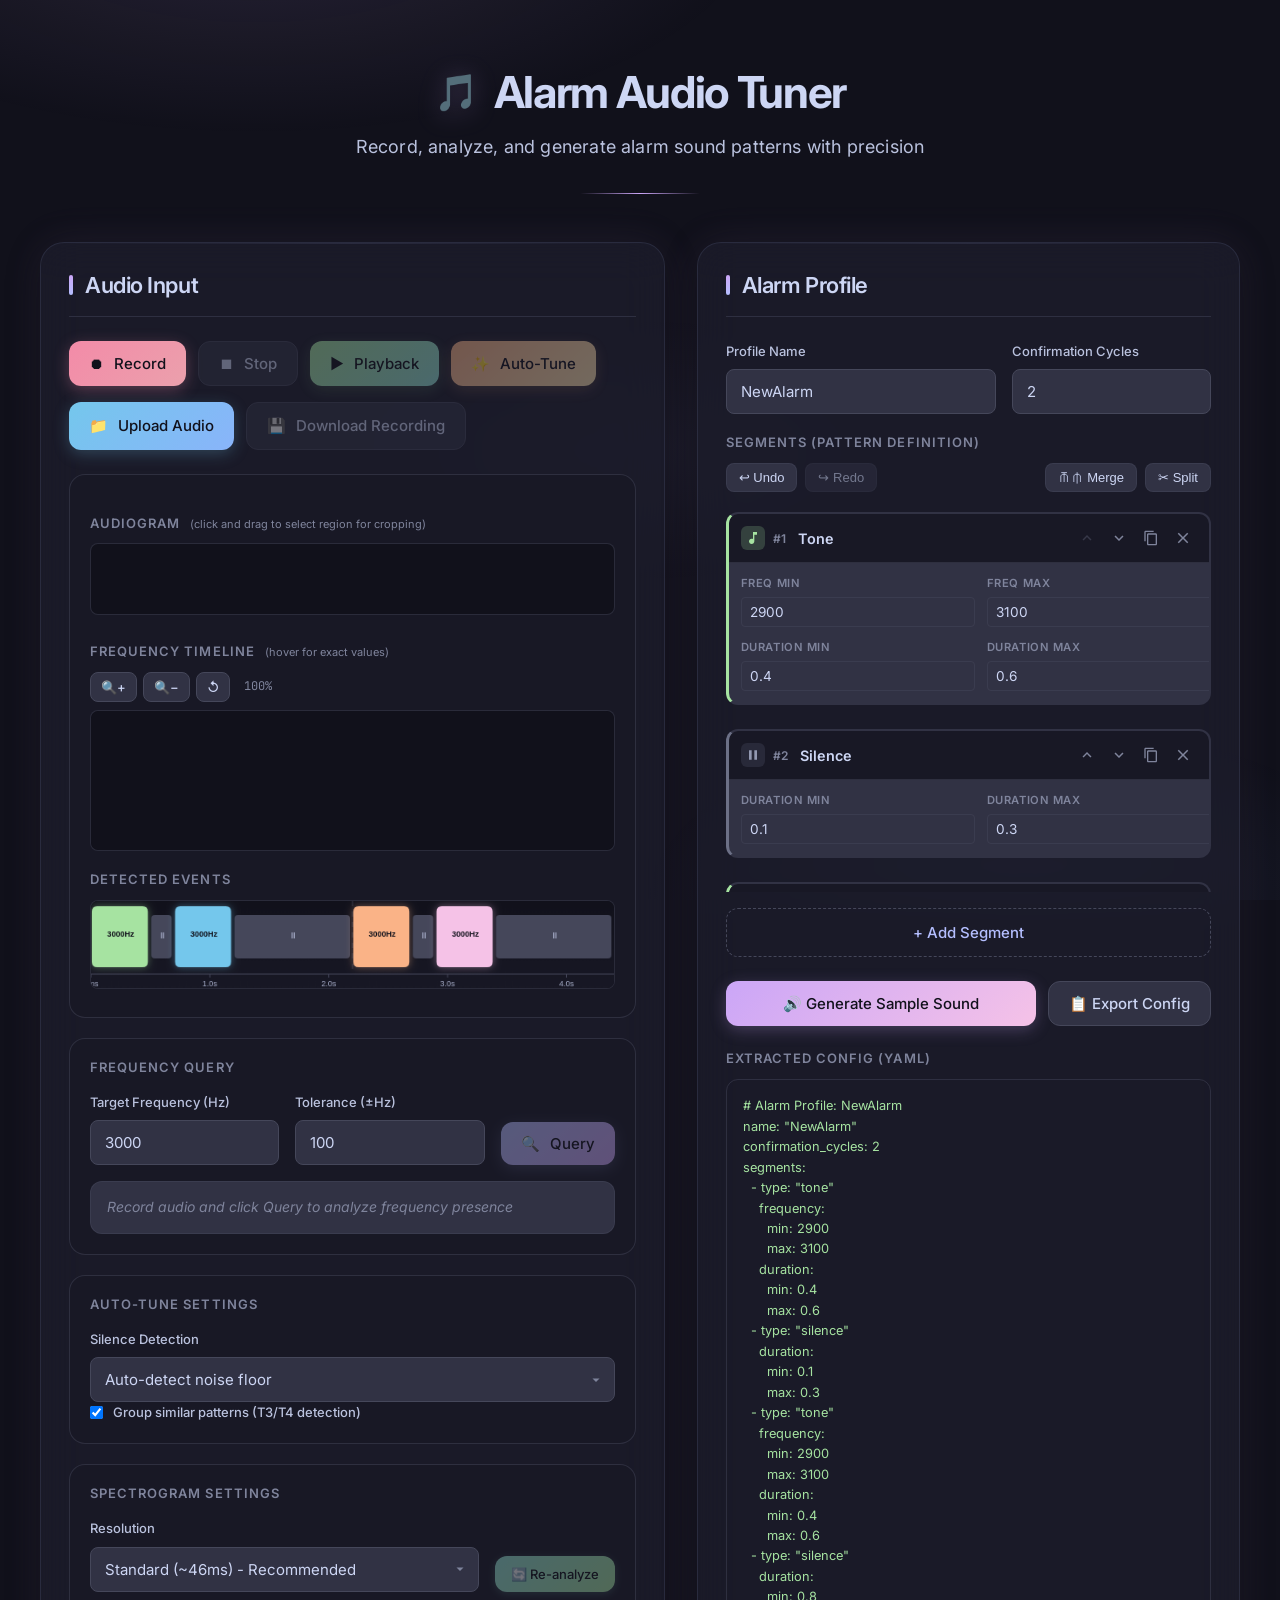
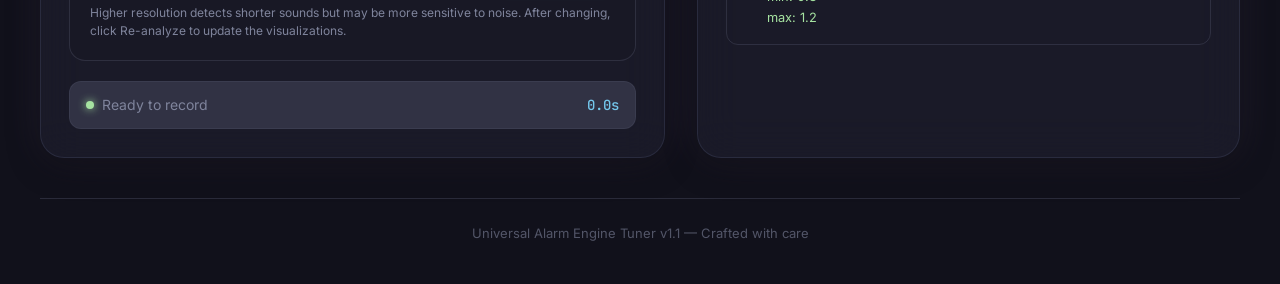
<file: deps/acoustic-engine/docs/index.html>
<!DOCTYPE html>
<html lang="en">
  <head>
    <meta charset="UTF-8" />
    <meta name="viewport" content="width=device-width, initial-scale=1.0" />
    <meta
      name="description"
      content="Record, analyze, and generate alarm patterns with the Alarm Audio Tuner. A powerful tool for acoustic alarm configuration."
    />
    <title>Alarm Audio Tuner</title>

    <!-- Fonts: Inter for UI, JetBrains Mono for code -->
    <link rel="preconnect" href="https://fonts.googleapis.com" />
    <link rel="preconnect" href="https://fonts.gstatic.com" crossorigin />
    <link
      href="https://fonts.googleapis.com/css2?family=Inter:wght@400;500;600;700&family=JetBrains+Mono:wght@400;500&display=swap"
      rel="stylesheet"
    />

    <link rel="stylesheet" href="styles.css" />
  </head>
  <body>
    <!-- Auto-Tune Questionnaire Modal -->
    <div id="questionnaireModal" class="modal-overlay" style="display: none;">
      <div class="modal-content questionnaire-modal">
        <div class="modal-header">
          <h2>🎯 Auto-Tune Setup</h2>
          <p class="modal-subtitle">Answer a few questions to improve detection accuracy</p>
        </div>
        
        <div class="questionnaire-body">
          <div class="question-group">
            <label class="question-label">Is this a repeating pattern?</label>
            <p class="question-hint">Most alarms repeat the same sequence multiple times</p>
            <div class="radio-group">
              <label class="radio-option">
                <input type="radio" name="isRepeating" value="yes" checked />
                <span class="radio-custom"></span>
                Yes, it repeats
              </label>
              <label class="radio-option">
                <input type="radio" name="isRepeating" value="no" />
                <span class="radio-custom"></span>
                No, single occurrence
              </label>
              <label class="radio-option">
                <input type="radio" name="isRepeating" value="unsure" />
                <span class="radio-custom"></span>
                Not sure
              </label>
            </div>
          </div>

          <div class="question-group">
            <label class="question-label">Are all beeps the same pitch?</label>
            <p class="question-hint">Some alarms have varying frequencies</p>
            <div class="radio-group">
              <label class="radio-option">
                <input type="radio" name="samePitch" value="same" checked />
                <span class="radio-custom"></span>
                Same pitch
              </label>
              <label class="radio-option">
                <input type="radio" name="samePitch" value="different" />
                <span class="radio-custom"></span>
                Different pitches
              </label>
              <label class="radio-option">
                <input type="radio" name="samePitch" value="unsure" />
                <span class="radio-custom"></span>
                Not sure
              </label>
            </div>
          </div>

          <div class="question-group" id="pitchDetailsGroup" style="display: none;">
            <label class="question-label">Which beeps have different pitches?</label>
            <p class="question-hint">Describe the pitch variation pattern</p>
            <select id="pitchPattern">
              <option value="alternating">Alternating high/low</option>
              <option value="ascending">Ascending (low to high)</option>
              <option value="descending">Descending (high to low)</option>
              <option value="random">Irregular/random</option>
            </select>
          </div>

          <div class="question-group">
            <label class="question-label">How many beeps per cycle?</label>
            <p class="question-hint">Count the beeps before a long pause (e.g., T3 = 3, T4 = 4)</p>
            <div class="beep-count-row">
              <input type="number" id="beepCount" min="1" max="10" value="" placeholder="e.g., 3" />
              <label class="checkbox-inline">
                <input type="checkbox" id="beepCountUnsure" />
                Not sure
              </label>
            </div>
          </div>

          <div class="question-group">
            <label class="question-label">Is there a long pause between cycles?</label>
            <p class="question-hint">A noticeable gap before the pattern repeats</p>
            <div class="radio-group">
              <label class="radio-option">
                <input type="radio" name="hasLongPause" value="yes" checked />
                <span class="radio-custom"></span>
                Yes
              </label>
              <label class="radio-option">
                <input type="radio" name="hasLongPause" value="no" />
                <span class="radio-custom"></span>
                No
              </label>
              <label class="radio-option">
                <input type="radio" name="hasLongPause" value="unsure" />
                <span class="radio-custom"></span>
                Not sure
              </label>
            </div>
          </div>
        </div>

        <div class="modal-footer">
          <button id="skipQuestionnaireBtn" class="btn btn-secondary">Skip & Auto-Detect</button>
          <button id="startAnalysisBtn" class="btn btn-primary">🔍 Start Analysis</button>
        </div>
      </div>
    </div>

    <!-- A/B Comparison Indicator -->
    <div id="abCompareIndicator" class="ab-compare-indicator" style="display: none;">
      <div class="ab-label" id="abLabel">Playing: Original</div>
      <div class="ab-progress">
        <div class="ab-progress-bar" id="abProgressBar"></div>
      </div>
    </div>

    <div class="app-container">
      <header class="app-header">
        <h1><span class="icon">🎵</span> Alarm Audio Tuner</h1>
        <p class="subtitle">
          Record, analyze, and generate alarm sound patterns with precision
        </p>
      </header>

      <main class="main-content">
        <!-- Left Panel: Audio Input & Visualization -->
        <section class="panel audio-panel">
          <h2>Audio Input</h2>

          <div class="controls-row">
            <button id="recordBtn" class="btn btn-record">
              <span class="icon">⏺</span> Record
            </button>
            <button id="stopBtn" class="btn btn-stop" disabled>
              <span class="icon">⏹</span> Stop
            </button>
            <button id="playbackBtn" class="btn btn-play" disabled>
              <span class="icon">▶</span> Playback
            </button>
            <button id="analyzeBtn" class="btn btn-analyze" disabled>
              <span class="icon">✨</span> Auto-Tune
            </button>
          </div>

          <!-- Upload/Download Row -->
          <div class="controls-row controls-row-secondary">
            <label class="btn btn-upload">
              <span class="icon">📁</span> Upload Audio
              <input type="file" id="uploadInput" accept="audio/*" hidden />
            </label>
            <button id="downloadBtn" class="btn btn-download" disabled>
              <span class="icon">💾</span> Download Recording
            </button>
          </div>

          <div class="visualization-container">
            <h3>Audiogram <span class="analysis-hint">(click and drag to select region for cropping)</span></h3>
            <canvas id="audiogramCanvas" width="600" height="80"></canvas>
            <div class="crop-controls" id="cropControls" style="display: none;">
              <span id="cropRange">Selected: 0.0s - 0.0s</span>
              <button id="cropBtn" class="btn btn-crop">✂️ Crop to Selection</button>
              <button id="clearCropBtn" class="btn btn-clear-crop">✕ Clear</button>
            </div>

            <h3>
              Frequency Timeline
              <span class="analysis-hint">(hover for exact values)</span>
            </h3>
            <div class="zoom-controls">
              <button id="zoomInBtn" class="btn btn-zoom" title="Zoom In">🔍+</button>
              <button id="zoomOutBtn" class="btn btn-zoom" title="Zoom Out">🔍−</button>
              <button id="zoomResetBtn" class="btn btn-zoom" title="Reset Zoom">↺</button>
              <span id="zoomLevel" class="zoom-level">100%</span>
            </div>
            <div class="frequency-timeline-wrapper" id="frequencyTimelineWrapper">
              <canvas id="frequencyTimelineCanvas" width="600" height="160"></canvas>
              <div id="freqTooltip" class="freq-tooltip" style="display: none;"></div>
            </div>

            <h3>Detected Events</h3>
            <canvas id="eventsCanvas" width="600" height="100"></canvas>
            
            <!-- A/B Comparison Controls -->
            <div class="ab-compare-section" id="abCompareSection" style="display: none;">
              <h3>Preview & Compare</h3>
              <div class="ab-controls-row">
                <button id="previewDetectedBtn" class="btn btn-preview" disabled>
                  <span class="icon">▶</span> Preview Detected
                </button>
                <button id="abCompareBtn" class="btn btn-compare" disabled>
                  <span class="icon">⚡</span> A/B Compare
                </button>
              </div>
              <div class="ab-timeline" id="abTimeline">
                <div class="ab-track ab-track-original">
                  <span class="ab-track-label">Original</span>
                  <div class="ab-track-bar" id="originalTrackBar"></div>
                </div>
                <div class="ab-track ab-track-detected">
                  <span class="ab-track-label">Detected</span>
                  <div class="ab-track-bar" id="detectedTrackBar"></div>
                </div>
              </div>
              <p class="ab-hint">Compare the original recording with the detected pattern to verify accuracy</p>
            </div>
          </div>

          <!-- Frequency Query Section -->
          <div class="frequency-query-section">
            <h3>Frequency Query</h3>
            <div class="query-controls">
              <label>
                Target Frequency (Hz)
                <input
                  type="number"
                  id="queryFrequency"
                  value="3000"
                  min="20"
                  max="20000"
                  step="10"
                />
              </label>
              <label>
                Tolerance (±Hz)
                <input
                  type="number"
                  id="queryTolerance"
                  value="100"
                  min="10"
                  max="500"
                  step="10"
                />
              </label>
              <button id="queryBtn" class="btn btn-query" disabled>
                <span class="icon">🔍</span> Query
              </button>
            </div>
            <div id="queryResults" class="query-results">
              <span class="placeholder"
                >Record audio and click Query to analyze frequency
                presence</span
              >
            </div>
          </div>

          <!-- Auto-Tune Settings Section -->
          <div class="analysis-settings-section">
            <h3>Auto-Tune Settings</h3>
            <div class="settings-row">
              <label>
                Silence Detection
                <select id="silenceMode">
                  <option value="auto">Auto-detect noise floor</option>
                  <option value="manual">Manual threshold</option>
                </select>
              </label>
              <div class="range-control" id="silenceThresholdControl" style="display: none; flex: 1;">
                 <label>Threshold: <span id="silenceThresholdValue">0.03</span></label>
                 <input type="range" id="silenceThreshold" min="0.01" max="0.2" step="0.01" value="0.03" />
              </div>
            </div>
            <div class="settings-row">
              <label class="checkbox-label">
                <input type="checkbox" id="patternRecognition" checked />
                Group similar patterns (T3/T4 detection)
              </label>
            </div>
            
            <div id="patternInfo" class="pattern-info" style="display: none;">
                <!-- Pattern detection results -->
            </div>
            
          </div>

          <!-- Analysis Settings Section -->
          <div class="analysis-settings-section">
            <h3>Spectrogram Settings</h3>
            <div class="settings-row">
              <label>
                Resolution
                <select id="resolutionSelect">
                  <option value="4096">Low (~93ms) - Better for noisy environments</option>
                  <option value="2048" selected>Standard (~46ms) - Recommended</option>
                  <option value="1024">High (~23ms) - For fast patterns</option>
                  <option value="512">Ultra (~12ms) - Maximum detail</option>
                </select>
              </label>
              <button id="reanalyzeBtn" class="btn btn-reanalyze" disabled>
                🔄 Re-analyze
              </button>
            </div>
            <p class="settings-hint">
              Higher resolution detects shorter sounds but may be more sensitive to noise.
              After changing, click Re-analyze to update the visualizations.
            </p>
          </div>

          <div class="status-bar">
            <span id="statusText">Ready to record</span>
            <span id="durationText">0.0s</span>
          </div>
        </section>

        <!-- Right Panel: Ruleset Editor & Generator -->
        <section class="panel ruleset-panel">
          <h2>Alarm Profile</h2>

          <div class="profile-form">
            <label>
              Profile Name
              <input
                type="text"
                id="profileName"
                value="NewAlarm"
                placeholder="Enter profile name..."
              />
            </label>

            <label>
              Confirmation Cycles
              <input
                type="number"
                id="confirmCycles"
                value="2"
                min="1"
                max="10"
              />
            </label>
          </div>

          <h3>Segments (Pattern Definition)</h3>
          <div class="editor-toolbar">
              <div class="toolbar-group">
                  <button id="undoBtn" class="toolbar-btn" title="Undo" disabled>↩ Undo</button>
                  <button id="redoBtn" class="toolbar-btn" title="Redo" disabled>↪ Redo</button>
              </div>
              <div class="toolbar-group">
                  <button id="mergeBtn" class="toolbar-btn" title="Merge selected segments">⫚⫛ Merge</button>
                  <button id="splitBtn" class="toolbar-btn" title="Split selected segment">✂ Split</button>
              </div>
          </div>
          <div id="segmentList" class="segment-list">
            <!-- Segments added dynamically -->
          </div>
          <button id="addSegmentBtn" class="btn btn-add">+ Add Segment</button>

          <div class="actions-row">
            <button id="generateSoundBtn" class="btn btn-generate">
              🔊 Generate Sample Sound
            </button>
            <button id="exportConfigBtn" class="btn btn-export">
              📋 Export Config
            </button>
          </div>

          <h3>Extracted Config (YAML)</h3>
          <pre id="configOutput" class="config-output">
# Define segments above to generate config</pre
          >
        </section>
      </main>

      <footer class="app-footer">
        <p>Universal Alarm Engine Tuner v1.1 — Crafted with care</p>
      </footer>
    </div>

    <script src="audio-engine.js"></script>
    <script src="visualizer.js"></script>
    <script src="app.js"></script>
  </body>
</html>
</file>
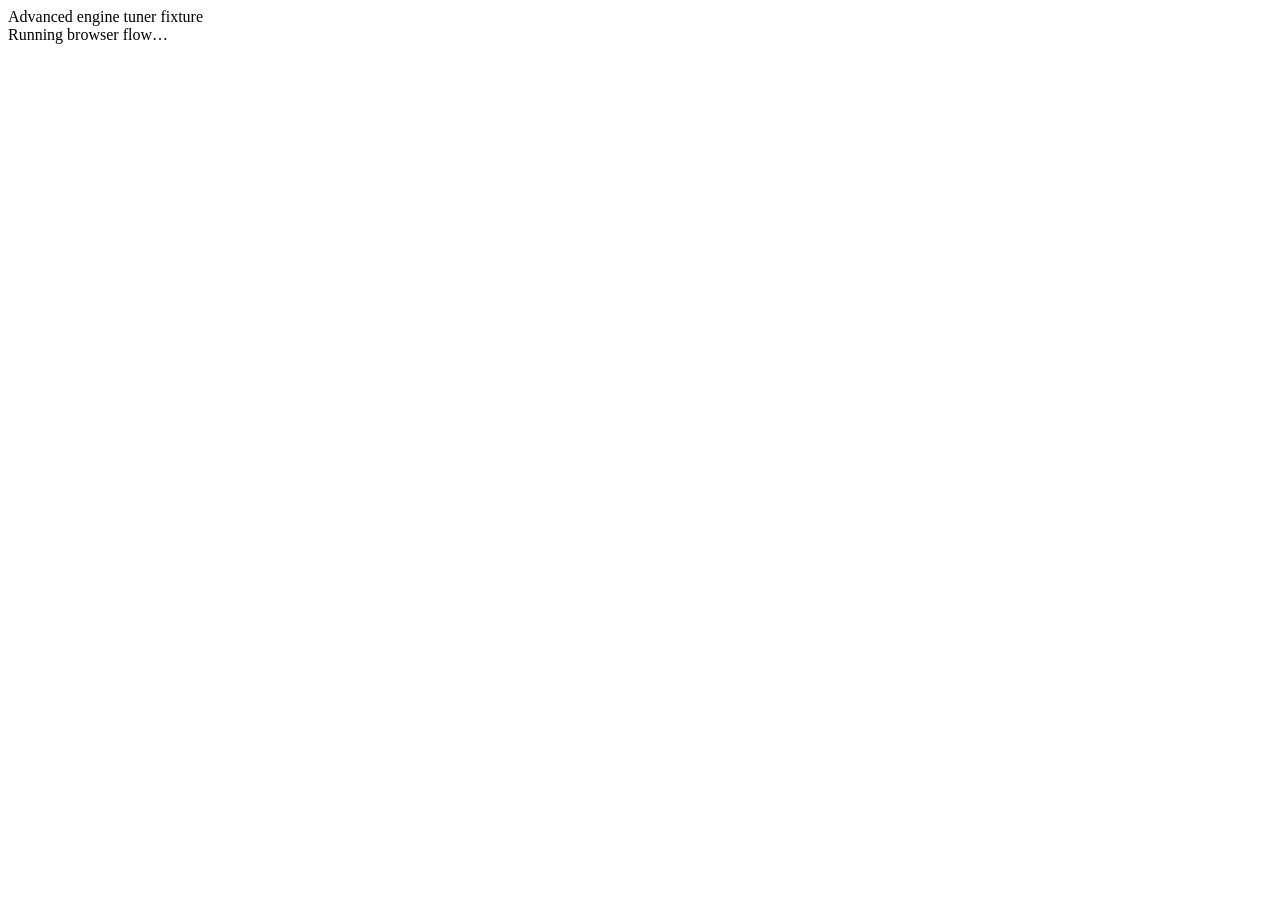
<file: acoustica/tests/browser/easy_setup_harness.html>
<!doctype html>
<html lang="en">
  <head>
    <meta charset="utf-8">
    <meta name="viewport" content="width=device-width, initial-scale=1">
    <base href="http://127.0.0.1:8765/">
    <title>Acoustica easy setup browser test</title>
    <link rel="stylesheet" href="tuner/acoustica-controls.css">
  </head>
  <body>
    <div id="root">Advanced engine tuner fixture</div>
    <div id="browser-test-result" data-status="running">Running browser flow…</div>

    <script>
      window.__acousticaApiCalls = [];
      const learnedYaml = [
        "name: Front Door Chime",
        "confirmation_cycles: 2",
        "reset_timeout: 10",
        "segments:",
        "  - type: tone",
        "    frequency: {min: 950, max: 1050}",
        "    duration: {min: 0.3, max: 0.5}",
        "  - type: silence",
        "    duration: {min: 0.15, max: 0.3}",
      ].join("\n");

      function jsonResponse(payload, status = 200) {
        return Promise.resolve(new Response(JSON.stringify(payload), {
          status,
          headers: {"Content-Type": "application/json"},
        }));
      }

      window.fetch = (url, options = {}) => {
        const parsed = new URL(url, document.baseURI);
        const path = parsed.pathname.replace(/^\//, "");
        window.__acousticaApiCalls.push({path, method: options.method || "GET"});

        if (path === "api/acoustica/status") {
          return jsonResponse({
            ready: true,
            state: "listening",
            generation: 2,
            audio: {sample_rate: 44100, device_index: 2},
            home_assistant: {connected: true, pending_updates: 0},
            detectors: [
              {
                name: "Smoke Alarm",
                device_class: "smoke",
                source_kind: "preset",
                source_value: "smoke_t3",
              },
              {
                name: "CO Alarm",
                device_class: "carbon_monoxide",
                source_kind: "preset",
                source_value: "co_t4",
              },
            ],
            last_error: null,
          });
        }
        if (path === "api/acoustica/audio/devices") {
          return jsonResponse({
            current_index: 2,
            devices: [
              {index: 2, name: "USB microphone", channels: 1, default: true, backend: "sounddevice"},
            ],
          });
        }
        if (path === "profiles") {
          return jsonResponse({profiles: []});
        }
        if (path === "api/acoustica/audio/select") {
          return jsonResponse({reloaded: true, state: "listening"});
        }
        if (path === "api/acoustica/setup/microphone-check") {
          return jsonResponse({
            status: "good",
            label: "Microphone sounds good",
            message: "The microphone level is suitable for teaching and testing.",
            meter: 58,
            sample_rate: 44100,
            device_index: 2,
          });
        }
        if (path === "api/acoustica/setup/learn") {
          return jsonResponse({
            base_profile_yaml: learnedYaml,
            profile_yaml: learnedYaml,
            tolerance: "balanced",
            microphone: {status: "good", meter: 61},
            summary: {
              name: "Front Door Chime",
              tones_per_pattern: 1,
              pattern_steps: 2,
              pattern_seconds: {min: 0.45, max: 0.8},
              confirmation_repeats: 2,
              main_frequencies_hz: [1000],
            },
          });
        }
        if (path === "api/acoustica/setup/tune") {
          return jsonResponse({
            profile_yaml: learnedYaml,
            tolerance: "balanced",
            summary: {
              name: "Front Door Chime",
              tones_per_pattern: 1,
              pattern_steps: 2,
              pattern_seconds: {min: 0.45, max: 0.8},
              confirmation_repeats: 2,
              main_frequencies_hz: [1000],
            },
          });
        }
        if (path === "api/acoustica/setup/test") {
          return jsonResponse({
            detected: true,
            detection_count: 1,
            tone_event_count: 3,
            microphone: {status: "good", meter: 60},
            guidance: {
              code: "matched",
              title: "Acoustica recognized it",
              message: "This detector is ready to save and start listening.",
            },
            details: {},
          });
        }
        if (path === "api/acoustica/setup/save-and-enable") {
          return jsonResponse({
            saved: true,
            profile_id: "front_door_chime",
            detector_name: "Front Door Chime",
            runtime: {reloaded: true},
          });
        }
        return jsonResponse({detail: `Unhandled fixture endpoint: ${path}`}, 404);
      };
    </script>
    <script src="tuner/acoustica-controls.js"></script>
    <script src="tests/browser/easy_setup_harness.js"></script>
  </body>
</html>
</file>
<file: deps/acoustic-engine/docs/styles.css>
/* ===================================================================
   Alarm Audio Tuner - Catppuccin Mocha + Claude-Inspired Design
   A premium, modern interface with sophisticated aesthetics
   =================================================================== */

/* === Catppuccin Mocha Palette === */
:root {
  /* Base colors */
  --ctp-rosewater: #f5e0dc;
  --ctp-flamingo: #f2cdcd;
  --ctp-pink: #f5c2e7;
  --ctp-mauve: #cba6f7;
  --ctp-red: #f38ba8;
  --ctp-maroon: #eba0ac;
  --ctp-peach: #fab387;
  --ctp-yellow: #f9e2af;
  --ctp-green: #a6e3a1;
  --ctp-teal: #94e2d5;
  --ctp-sky: #89dceb;
  --ctp-sapphire: #74c7ec;
  --ctp-blue: #89b4fa;
  --ctp-lavender: #b4befe;

  /* Surface & Background */
  --ctp-text: #cdd6f4;
  --ctp-subtext1: #bac2de;
  --ctp-subtext0: #a6adc8;
  --ctp-overlay2: #9399b2;
  --ctp-overlay1: #7f849c;
  --ctp-overlay0: #6c7086;
  --ctp-surface2: #585b70;
  --ctp-surface1: #45475a;
  --ctp-surface0: #313244;
  --ctp-base: #1e1e2e;
  --ctp-mantle: #181825;
  --ctp-crust: #11111b;

  /* Semantic mappings */
  --bg-primary: var(--ctp-crust);
  --bg-secondary: var(--ctp-base);
  --bg-elevated: var(--ctp-mantle);
  --bg-surface: var(--ctp-surface0);
  --bg-surface-hover: var(--ctp-surface1);

  --text-primary: var(--ctp-text);
  --text-secondary: var(--ctp-subtext1);
  --text-muted: var(--ctp-overlay1);

  --accent-primary: var(--ctp-mauve);
  --accent-secondary: var(--ctp-lavender);
  --accent-success: var(--ctp-green);
  --accent-danger: var(--ctp-red);
  --accent-warning: var(--ctp-peach);
  --accent-info: var(--ctp-sapphire);

  --border-color: var(--ctp-surface1);
  --border-subtle: rgba(69, 71, 90, 0.5);

  /* Design tokens */
  --radius-sm: 8px;
  --radius-md: 12px;
  --radius-lg: 16px;
  --radius-xl: 24px;

  --shadow-sm: 0 1px 2px rgba(0, 0, 0, 0.2);
  --shadow-md: 0 4px 12px rgba(0, 0, 0, 0.25);
  --shadow-lg: 0 8px 32px rgba(0, 0, 0, 0.35);
  --shadow-glow: 0 0 40px rgba(203, 166, 247, 0.1);

  --transition-fast: 150ms cubic-bezier(0.4, 0, 0.2, 1);
  --transition-normal: 250ms cubic-bezier(0.4, 0, 0.2, 1);
  --transition-slow: 400ms cubic-bezier(0.4, 0, 0.2, 1);

  /* Glassmorphism */
  --glass-bg: rgba(30, 30, 46, 0.7);
  --glass-border: rgba(180, 190, 254, 0.1);
  --glass-blur: blur(20px);
}

/* === Reset & Base === */
*,
*::before,
*::after {
  margin: 0;
  padding: 0;
  box-sizing: border-box;
}

html {
  font-size: 16px;
  scroll-behavior: smooth;
}

body {
  font-family: "Inter", "SF Pro Display", -apple-system, BlinkMacSystemFont,
    "Segoe UI", Roboto, sans-serif;
  background: var(--bg-primary);
  color: var(--text-primary);
  min-height: 100vh;
  line-height: 1.6;
  -webkit-font-smoothing: antialiased;
  -moz-osx-font-smoothing: grayscale;
  overflow-x: hidden;
}

/* Animated background gradient */
body::before {
  content: "";
  position: fixed;
  top: 0;
  left: 0;
  right: 0;
  bottom: 0;
  background: radial-gradient(
      ellipse 80% 50% at 20% -10%,
      rgba(203, 166, 247, 0.12) 0%,
      transparent 50%
    ),
    radial-gradient(
      ellipse 60% 40% at 80% 100%,
      rgba(137, 180, 250, 0.08) 0%,
      transparent 50%
    ),
    radial-gradient(
      ellipse 50% 30% at 50% 50%,
      rgba(180, 190, 254, 0.04) 0%,
      transparent 50%
    );
  pointer-events: none;
  z-index: -1;
  animation: ambientShift 30s ease-in-out infinite;
}

@keyframes ambientShift {
  0%,
  100% {
    opacity: 1;
  }
  50% {
    opacity: 0.7;
  }
}

/* === Typography === */
h1,
h2,
h3,
h4,
h5,
h6 {
  font-weight: 600;
  letter-spacing: -0.02em;
  line-height: 1.3;
}

/* === Layout === */
.app-container {
  max-width: 1440px;
  margin: 0 auto;
  padding: 32px 40px;
  min-height: 100vh;
  display: flex;
  flex-direction: column;
}

/* === Header === */
.app-header {
  text-align: center;
  margin-bottom: 48px;
  padding: 32px 0;
  position: relative;
}

.app-header::after {
  content: "";
  position: absolute;
  bottom: 0;
  left: 50%;
  transform: translateX(-50%);
  width: 120px;
  height: 1px;
  background: linear-gradient(
    90deg,
    transparent,
    var(--accent-primary),
    transparent
  );
}

.app-header h1 {
  font-size: 2.75rem;
  font-weight: 700;
  color: var(--text-primary);
  margin-bottom: 12px;
  letter-spacing: -0.03em;
  display: inline-flex;
  align-items: center;
  gap: 16px;
}

.app-header h1 .icon {
  font-size: 2.25rem;
  filter: drop-shadow(0 4px 12px rgba(203, 166, 247, 0.3));
  animation: gentlePulse 4s ease-in-out infinite;
}

@keyframes gentlePulse {
  0%,
  100% {
    transform: scale(1);
  }
  50% {
    transform: scale(1.05);
  }
}

.subtitle {
  font-size: 1.125rem;
  color: var(--text-secondary);
  font-weight: 400;
  letter-spacing: 0.01em;
}

/* === Main Content Grid === */
.main-content {
  display: grid;
  grid-template-columns: 1.15fr 1fr;
  gap: 32px;
  flex: 1;
}

/* === Panels (Glass Cards) === */
.panel {
  background: var(--glass-bg);
  backdrop-filter: var(--glass-blur);
  -webkit-backdrop-filter: var(--glass-blur);
  border-radius: var(--radius-xl);
  padding: 28px;
  border: 1px solid var(--glass-border);
  box-shadow: var(--shadow-lg), var(--shadow-glow);
  position: relative;
  overflow: hidden;
  transition: transform var(--transition-normal),
    box-shadow var(--transition-normal);
}

.panel:hover {
  box-shadow: var(--shadow-lg), 0 0 60px rgba(203, 166, 247, 0.12);
}

/* Subtle inner glow */
.panel::before {
  content: "";
  position: absolute;
  top: 0;
  left: 0;
  right: 0;
  height: 1px;
  background: linear-gradient(
    90deg,
    transparent,
    var(--glass-border),
    transparent
  );
}

.panel h2 {
  font-size: 1.375rem;
  font-weight: 600;
  margin-bottom: 24px;
  color: var(--text-primary);
  display: flex;
  align-items: center;
  gap: 12px;
  padding-bottom: 16px;
  border-bottom: 1px solid var(--border-subtle);
}

.panel h2::before {
  content: "";
  width: 4px;
  height: 20px;
  background: linear-gradient(
    180deg,
    var(--accent-primary),
    var(--accent-secondary)
  );
  border-radius: 2px;
}

.panel h3 {
  font-size: 0.8125rem;
  font-weight: 600;
  color: var(--text-muted);
  text-transform: uppercase;
  letter-spacing: 0.08em;
  margin: 20px 0 12px;
}

/* === Buttons === */
.btn {
  padding: 12px 20px;
  border: none;
  border-radius: var(--radius-md);
  font-size: 0.9375rem;
  font-weight: 500;
  cursor: pointer;
  display: inline-flex;
  align-items: center;
  justify-content: center;
  gap: 10px;
  transition: all var(--transition-fast);
  position: relative;
  overflow: hidden;
  font-family: inherit;
}

.btn::before {
  content: "";
  position: absolute;
  inset: 0;
  background: linear-gradient(
    180deg,
    rgba(255, 255, 255, 0.08) 0%,
    transparent 50%
  );
  opacity: 0;
  transition: opacity var(--transition-fast);
}

.btn:hover::before {
  opacity: 1;
}

.btn:disabled {
  opacity: 0.4;
  cursor: not-allowed;
  transform: none !important;
}

.btn:disabled::before {
  display: none;
}

.btn .icon {
  font-size: 1em;
  line-height: 1;
}

/* Button variants */
.btn-record {
  background: linear-gradient(135deg, var(--ctp-red), var(--ctp-maroon));
  color: var(--ctp-crust);
  box-shadow: 0 4px 16px rgba(243, 139, 168, 0.3);
}

.btn-record:hover:not(:disabled) {
  transform: translateY(-2px);
  box-shadow: 0 6px 24px rgba(243, 139, 168, 0.4);
}

.btn-record.recording {
  animation: recordPulse 1.5s ease-in-out infinite;
}

@keyframes recordPulse {
  0%,
  100% {
    box-shadow: 0 4px 16px rgba(243, 139, 168, 0.3);
  }
  50% {
    box-shadow: 0 4px 32px rgba(243, 139, 168, 0.6);
  }
}

.btn-stop {
  background: var(--bg-surface);
  color: var(--text-primary);
  border: 1px solid var(--border-color);
}

.btn-stop:hover:not(:disabled) {
  background: var(--bg-surface-hover);
  border-color: var(--text-muted);
}

.btn-play {
  background: linear-gradient(135deg, var(--ctp-green), var(--ctp-teal));
  color: var(--ctp-crust);
  box-shadow: 0 4px 16px rgba(166, 227, 161, 0.25);
}

.btn-play:hover:not(:disabled) {
  transform: translateY(-2px);
  box-shadow: 0 6px 24px rgba(166, 227, 161, 0.35);
}

.btn-analyze {
  background: linear-gradient(135deg, var(--ctp-peach), var(--ctp-yellow));
  color: var(--ctp-crust);
  box-shadow: 0 4px 16px rgba(250, 179, 135, 0.25);
}

.btn-analyze:hover:not(:disabled) {
  transform: translateY(-2px);
  box-shadow: 0 6px 24px rgba(250, 179, 135, 0.35);
}

.btn-add {
  background: transparent;
  color: var(--accent-secondary);
  border: 1px dashed var(--border-color);
  width: 100%;
  margin-top: 16px;
  padding: 14px;
}

.btn-add:hover {
  background: rgba(180, 190, 254, 0.08);
  border-color: var(--accent-secondary);
  border-style: solid;
}

.btn-generate {
  background: linear-gradient(135deg, var(--ctp-mauve), var(--ctp-pink));
  color: var(--ctp-crust);
  flex: 1;
  box-shadow: 0 4px 16px rgba(203, 166, 247, 0.25);
}

.btn-generate:hover:not(:disabled) {
  transform: translateY(-2px);
  box-shadow: 0 6px 24px rgba(203, 166, 247, 0.4);
}

.btn-export {
  background: var(--bg-surface);
  color: var(--text-primary);
  border: 1px solid var(--border-color);
}

.btn-export:hover:not(:disabled) {
  background: var(--bg-surface-hover);
  border-color: var(--accent-secondary);
  color: var(--accent-secondary);
}

/* Button rows */
.controls-row,
.actions-row {
  display: flex;
  gap: 12px;
  flex-wrap: wrap;
}

.controls-row {
  margin-bottom: 24px;
}

.actions-row {
  margin: 24px 0;
}

/* === Visualization Container === */
.visualization-container {
  background: var(--bg-elevated);
  border-radius: var(--radius-lg);
  padding: 20px;
  margin-bottom: 20px;
  border: 1px solid var(--border-subtle);
}

canvas {
  width: 100%;
  background: var(--ctp-crust);
  border-radius: var(--radius-sm);
  border: 1px solid var(--border-subtle);
  transition: border-color var(--transition-fast);
}

canvas:hover {
  border-color: var(--border-color);
}

/* === Status Bar === */
.status-bar {
  display: flex;
  justify-content: space-between;
  align-items: center;
  font-size: 0.875rem;
  color: var(--text-muted);
  padding: 12px 16px;
  background: var(--bg-surface);
  border-radius: var(--radius-md);
  border: 1px solid var(--border-subtle);
}

#statusText {
  display: flex;
  align-items: center;
  gap: 8px;
}

#statusText::before {
  content: "";
  width: 8px;
  height: 8px;
  border-radius: 50%;
  background: var(--ctp-green);
  box-shadow: 0 0 8px var(--ctp-green);
}

#durationText {
  font-family: "JetBrains Mono", "SF Mono", "Fira Code", monospace;
  color: var(--accent-info);
  font-weight: 500;
}

/* === Form Elements === */
.profile-form {
  display: grid;
  grid-template-columns: 1fr 1fr;
  gap: 16px;
  margin-bottom: 20px;
}

label {
  display: flex;
  flex-direction: column;
  gap: 8px;
  font-size: 0.8125rem;
  font-weight: 500;
  color: var(--text-secondary);
}

input,
select {
  padding: 12px 14px;
  border-radius: var(--radius-sm);
  border: 1px solid var(--border-color);
  background: var(--bg-surface);
  color: var(--text-primary);
  font-size: 0.9375rem;
  font-family: inherit;
  transition: all var(--transition-fast);
}

input::placeholder {
  color: var(--text-muted);
}

input:hover,
select:hover {
  border-color: var(--ctp-overlay1);
}

input:focus,
select:focus {
  outline: none;
  border-color: var(--accent-primary);
  box-shadow: 0 0 0 3px rgba(203, 166, 247, 0.15);
  background: var(--bg-surface-hover);
}

select {
  cursor: pointer;
  appearance: none;
  background-image: url("data:image/svg+xml,%3Csvg xmlns='http://www.w3.org/2000/svg' width='12' height='12' viewBox='0 0 12 12'%3E%3Cpath fill='%237f849c' d='M2.5 4.5L6 8l3.5-3.5'/%3E%3C/svg%3E");
  background-repeat: no-repeat;
  background-position: right 12px center;
  padding-right: 36px;
}

/* === Segment List === */
.segment-list {
  display: flex;
  flex-direction: column;
  gap: 12px;
  max-height: 380px;
  overflow-y: auto;
  padding-right: 8px;
  margin-right: -8px; 
}

/* === Segment Item Card Design === */
.segment-item {
  background: var(--bg-surface);
  border: 1px solid var(--border-subtle);
  border-radius: var(--radius-md);
  margin-bottom: 12px;
  overflow: hidden;
  transition: all var(--transition-fast);
  position: relative;
  flex-shrink: 0; /* Prevent shrinking which clips content */
}

.segment-item.selected {
  border-color: var(--ctp-blue);
  box-shadow: 0 0 0 2px rgba(137, 180, 250, 0.2);
}

.segment-item:hover {
  background: var(--bg-surface-hover);
}

/* Header with Title and Toolbar */
.segment-header {
  display: flex;
  align-items: center;
  justify-content: space-between;
  padding: 10px 12px;
  background: var(--bg-elevated);
  border-bottom: 1px solid var(--border-subtle);
}

.segment-title {
  display: flex;
  align-items: center;
  gap: 8px;
}

.segment-icon {
  width: 24px;
  height: 24px;
  border-radius: 6px;
  display: flex;
  align-items: center;
  justify-content: center;
  font-size: 0.8rem;
}

.segment-item.segment-tone .segment-icon {
  background: rgba(166, 227, 161, 0.2);
  color: var(--ctp-green);
}

.segment-item.segment-silence .segment-icon {
  background: rgba(108, 112, 134, 0.2);
  color: var(--ctp-overlay2);
}

.segment-label {
  font-size: 0.75rem;
  font-weight: 600;
  color: var(--text-muted);
  font-family: var(--font-mono);
}

.segment-type-select {
  background: transparent;
  border: none;
  color: var(--text-primary);
  font-weight: 600;
  font-size: 0.9rem;
  cursor: pointer;
  padding: 4px;
  border-radius: 4px;
}
.segment-type-select:hover {
  background: var(--bg-surface);
}

/* Toolbar - Always Visible */
.segment-toolbar {
  display: flex;
  gap: 4px;
  align-items: center;
}

.tool-btn {
  width: 28px;
  height: 28px;
  border-radius: 6px;
  background: transparent;
  border: 1px solid transparent;
  color: var(--text-muted);
  display: flex;
  align-items: center;
  justify-content: center;
  cursor: pointer;
  transition: all 0.2s ease;
}

.tool-btn:hover {
  background: var(--bg-surface);
  color: var(--text-primary);
  border-color: var(--border-subtle);
  transform: translateY(-1px);
}

.tool-btn.move-up:hover, .tool-btn.move-down:hover { color: var(--ctp-blue); }
.tool-btn.duplicate:hover { color: var(--ctp-mauve); }
.tool-btn.remove-btn:hover { color: var(--ctp-red); background: rgba(243, 139, 168, 0.1); border-color: rgba(243, 139, 168, 0.2); }

.tool-btn:disabled {
  opacity: 0.3;
  cursor: not-allowed;
  transform: none;
}

/* Body showing inputs */
.segment-body {
  padding: 12px;
  display: grid;
  grid-template-columns: 1fr 1fr;
  gap: 12px;
}

.field-group {
  display: flex;
  flex-direction: column;
  gap: 4px;
}

.field-label {
  font-size: 0.7rem;
  text-transform: uppercase;
  letter-spacing: 0.05em;
  color: var(--text-muted);
  font-weight: 600;
}

.field-input {
  background: var(--bg-base);
  border: 1px solid var(--border-subtle);
  border-radius: 4px;
  padding: 6px 8px;
  font-family: var(--font-mono);
  font-size: 0.85rem;
  color: var(--text-primary);
  transition: border-color 0.2s;
}

.field-input:focus {
  border-color: var(--ctp-blue);
  outline: none;
}

/* Specific styling for Tone vs Silence bodies */
.segment-item.segment-tone { border-left: 3px solid var(--ctp-green); }
.segment-item.segment-silence { border-left: 3px solid var(--ctp-overlay0); }

/* Config Output Styles */
.config-output {
  background: var(--bg-base);
  border: 1px solid var(--border-subtle);
  border-radius: var(--radius-md);
  padding: 16px;
  font-family: var(--font-mono);
  font-size: 0.8rem;
  line-height: 1.6;
  color: var(--ctp-green);
  overflow-x: auto;
  min-height: 150px;
}

/* === Footer === */
.app-footer {
  text-align: center;
  padding: 24px 0 8px;
  color: var(--text-muted);
  font-size: 0.8125rem;
  margin-top: 40px;
  border-top: 1px solid var(--border-subtle);
}

.app-footer p {
  opacity: 0.6;
  transition: opacity var(--transition-fast);
}

.app-footer:hover p {
  opacity: 1;
}

/* === Custom Scrollbar === */
::-webkit-scrollbar {
  width: 8px;
  height: 8px;
}

::-webkit-scrollbar-track {
  background: var(--bg-elevated);
  border-radius: 4px;
}

::-webkit-scrollbar-thumb {
  background: var(--ctp-surface2);
  border-radius: 4px;
  transition: background var(--transition-fast);
}

::-webkit-scrollbar-thumb:hover {
  background: var(--accent-primary);
}

/* Firefox scrollbar */
* {
  scrollbar-width: thin;
  scrollbar-color: var(--ctp-surface2) var(--bg-elevated);
}

/* === Animations === */
@keyframes fadeIn {
  from {
    opacity: 0;
    transform: translateY(8px);
  }
  to {
    opacity: 1;
    transform: translateY(0);
  }
}

.panel {
  animation: fadeIn 0.5s ease-out backwards;
}

.audio-panel {
  animation-delay: 0.1s;
}

.ruleset-panel {
  animation-delay: 0.2s;
}

/* === Responsive Design === */
@media (max-width: 1024px) {
  .main-content {
    grid-template-columns: 1fr;
  }

  .app-container {
    padding: 20px;
  }

  .app-header h1 {
    font-size: 2rem;
  }
}

@media (max-width: 640px) {
  .controls-row,
  .actions-row {
    flex-direction: column;
  }

  .btn {
    width: 100%;
  }

  .profile-form,
  .segment-item .segment-fields {
    grid-template-columns: 1fr;
  }

  .panel {
    padding: 20px;
  }
}

/* === Focus Visible (Accessibility) === */
:focus-visible {
  outline: 2px solid var(--accent-primary);
  outline-offset: 2px;
}

button:focus:not(:focus-visible),
input:focus:not(:focus-visible),
select:focus:not(:focus-visible) {
  outline: none;
}

/* === Selection === */
::selection {
  background: rgba(203, 166, 247, 0.3);
  color: var(--text-primary);
}

/* === Secondary Controls Row === */
.controls-row-secondary {
  margin-top: -8px;
  margin-bottom: 24px;
}

/* === Upload Button === */
.btn-upload {
  background: linear-gradient(135deg, var(--ctp-sapphire), var(--ctp-blue));
  color: var(--ctp-crust);
  cursor: pointer;
  box-shadow: 0 4px 16px rgba(116, 199, 236, 0.25);
  flex-direction: row;
  gap: 10px;
}

.btn-upload:hover {
  transform: translateY(-2px);
  box-shadow: 0 6px 24px rgba(116, 199, 236, 0.35);
}

/* === Download Button === */
.btn-download {
  background: var(--bg-surface);
  color: var(--text-primary);
  border: 1px solid var(--border-color);
}

.btn-download:hover:not(:disabled) {
  background: var(--bg-surface-hover);
  border-color: var(--ctp-teal);
  color: var(--ctp-teal);
}

/* === Frequency Query Section === */
.frequency-query-section {
  background: var(--bg-elevated);
  border-radius: var(--radius-lg);
  padding: 20px;
  margin-bottom: 20px;
  border: 1px solid var(--border-subtle);
}

.frequency-query-section h3 {
  margin-top: 0;
  margin-bottom: 16px;
}

.query-controls {
  display: flex;
  gap: 16px;
  align-items: flex-end;
  flex-wrap: wrap;
}

.query-controls label {
  flex: 1;
  min-width: 100px;
}

.query-controls input {
  width: 100%;
}

.btn-query {
  background: linear-gradient(135deg, var(--ctp-lavender), var(--ctp-mauve));
  color: var(--ctp-crust);
  box-shadow: 0 4px 16px rgba(180, 190, 254, 0.25);
  flex-shrink: 0;
}

.btn-query:hover:not(:disabled) {
  transform: translateY(-2px);
  box-shadow: 0 6px 24px rgba(180, 190, 254, 0.35);
}

/* === Query Results === */
.query-results {
  margin-top: 16px;
  padding: 14px 16px;
  background: var(--bg-surface);
  border-radius: var(--radius-md);
  border: 1px solid var(--border-subtle);
  font-size: 0.875rem;
}

.query-results .placeholder {
  color: var(--text-muted);
  font-style: italic;
}

.query-results .error {
  color: var(--ctp-red);
}

.query-result-item {
  display: flex;
  justify-content: space-between;
  align-items: center;
  padding: 6px 0;
  border-bottom: 1px solid var(--border-subtle);
}

.query-result-item:last-of-type {
  border-bottom: none;
}

.query-result-item .label {
  color: var(--text-muted);
  font-weight: 500;
}

.query-result-item .value {
  color: var(--text-primary);
  font-family: "JetBrains Mono", monospace;
  font-weight: 500;
}

.query-result-item .value.highlight {
  color: var(--ctp-green);
  font-size: 1rem;
}

.query-windows {
  margin-top: 12px;
  padding-top: 12px;
  border-top: 1px solid var(--border-subtle);
}

.query-windows .label {
  color: var(--text-muted);
  font-weight: 500;
  display: block;
  margin-bottom: 8px;
}

.query-windows ul {
  list-style: none;
  display: flex;
  flex-wrap: wrap;
  gap: 8px;
}

.query-windows li {
  background: var(--bg-elevated);
  padding: 4px 10px;
  border-radius: var(--radius-sm);
  font-family: "JetBrains Mono", monospace;
  font-size: 0.75rem;
  color: var(--ctp-sapphire);
  border: 1px solid var(--border-subtle);
}

/* === Analysis Hint === */
.analysis-hint {
  font-weight: 400;
  font-size: 0.6875rem;
  color: var(--text-muted);
  text-transform: none;
  letter-spacing: normal;
  margin-left: 6px;
}

/* === Zoom Controls === */
.zoom-controls {
  display: flex;
  gap: 6px;
  align-items: center;
  margin-bottom: 8px;
}

.btn-zoom {
  background: var(--bg-surface);
  color: var(--text-primary);
  border: 1px solid var(--border-color);
  padding: 6px 10px;
  font-size: 0.8125rem;
  border-radius: var(--radius-sm);
  cursor: pointer;
  transition: all var(--transition-fast);
}

.btn-zoom:hover {
  background: var(--bg-surface-hover);
  border-color: var(--ctp-sapphire);
  color: var(--ctp-sapphire);
}

.zoom-level {
  font-size: 0.75rem;
  color: var(--text-muted);
  font-family: 'JetBrains Mono', monospace;
  margin-left: 8px;
}

/* === Frequency Timeline Wrapper === */
.frequency-timeline-wrapper {
  position: relative;
  overflow-x: auto;
  overflow-y: hidden;
  border-radius: var(--radius-sm);
  border: 1px solid var(--border-subtle);
  background: var(--ctp-crust);
}

.frequency-timeline-wrapper canvas {
  display: block;
  border: none;
  cursor: crosshair;
}

/* === Frequency Tooltip === */
.freq-tooltip {
  position: absolute;
  padding: 8px 12px;
  background: var(--ctp-surface0);
  border: 1px solid var(--ctp-surface2);
  border-radius: var(--radius-sm);
  font-size: 0.75rem;
  font-family: 'JetBrains Mono', monospace;
  color: var(--text-primary);
  pointer-events: none;
  z-index: 100;
  box-shadow: var(--shadow-md);
  white-space: nowrap;
}

.freq-tooltip .tooltip-freq {
  color: var(--ctp-green);
  font-weight: 600;
  font-size: 0.875rem;
}

.freq-tooltip .tooltip-time {
  color: var(--ctp-sapphire);
}

.freq-tooltip .tooltip-amp {
  color: var(--ctp-peach);
}

/* === Crop Controls === */
.crop-controls {
  display: flex;
  gap: 12px;
  align-items: center;
  padding: 10px 14px;
  background: var(--bg-surface);
  border-radius: var(--radius-md);
  margin-top: 8px;
  border: 1px solid var(--ctp-peach);
  animation: fadeIn 0.2s ease-out;
}

.crop-controls #cropRange {
  font-size: 0.8125rem;
  color: var(--text-secondary);
  font-family: 'JetBrains Mono', monospace;
  flex: 1;
}

.btn-crop {
  background: linear-gradient(135deg, var(--ctp-peach), var(--ctp-yellow));
  color: var(--ctp-crust);
  font-size: 0.8125rem;
  padding: 8px 14px;
  box-shadow: 0 2px 8px rgba(250, 179, 135, 0.25);
}

.btn-crop:hover {
  transform: translateY(-1px);
  box-shadow: 0 4px 12px rgba(250, 179, 135, 0.35);
}

.btn-clear-crop {
  background: transparent;
  color: var(--text-muted);
  border: 1px solid var(--border-color);
  font-size: 0.8125rem;
  padding: 8px 12px;
}

.btn-clear-crop:hover {
  background: var(--bg-surface-hover);
  color: var(--ctp-red);
  border-color: var(--ctp-red);
}

/* === Audiogram Canvas === */
#audiogramCanvas {
  cursor: crosshair;
}

/* === Analysis Settings Section === */
.analysis-settings-section {
  background: var(--bg-elevated);
  border-radius: var(--radius-lg);
  padding: 20px;
  margin-bottom: 20px;
  border: 1px solid var(--border-subtle);
}

.analysis-settings-section h3 {
  margin-top: 0;
  margin-bottom: 16px;
}

.settings-row {
  display: flex;
  gap: 16px;
  align-items: flex-end;
  flex-wrap: wrap;
}

.settings-row label {
  flex: 1;
  min-width: 200px;
}

.settings-row select {
  width: 100%;
}

.btn-reanalyze {
  background: linear-gradient(135deg, var(--ctp-teal), var(--ctp-green));
  color: var(--ctp-crust);
  font-size: 0.8125rem;
  padding: 10px 16px;
  box-shadow: 0 2px 8px rgba(148, 226, 213, 0.25);
  flex-shrink: 0;
}

.btn-reanalyze:hover:not(:disabled) {
  transform: translateY(-1px);
  box-shadow: 0 4px 12px rgba(148, 226, 213, 0.35);
}

.settings-hint {
  margin-top: 12px;
  margin-bottom: 0;
  font-size: 0.75rem;
  color: var(--text-muted);
  line-height: 1.5;
}

/* === Auto-Tune Settings === */
.range-control {
  display: flex;
  align-items: center;
  gap: 12px;
  background: var(--bg-surface);
  padding: 8px 12px;
  border-radius: var(--radius-sm);
  border: 1px solid var(--border-color);
}

.range-control label {
  white-space: nowrap;
  font-size: 0.8125rem;
  margin: 0;
}

.range-control input[type="range"] {
  flex: 1;
  width: 100px;
}

.checkbox-label {
  flex-direction: row;
  align-items: center;
  gap: 10px;
  cursor: pointer;
}

.checkbox-label input[type="checkbox"] {
  width: auto;
  margin: 0;
}

/* Pattern Info Badge */
.pattern-info {
  background: var(--bg-surface-hover);
  border-radius: var(--radius-md);
  padding: 12px 16px;
  margin-top: 12px;
  border: 1px solid var(--accent-secondary);
  animation: slideDown 0.3s ease-out;
}

@keyframes slideDown {
  from { opacity: 0; transform: translateY(-10px); }
  to { opacity: 1; transform: translateY(0); }
}

.pattern-badge {
  display: inline-block;
  padding: 4px 10px;
  border-radius: var(--radius-sm);
  font-size: 0.75rem;
  font-weight: 700;
  text-transform: uppercase;
  margin-bottom: 6px;
}

.pattern-badge.pattern-T3 {
  background: rgba(243, 139, 168, 0.2); /* Red tint */
  color: var(--ctp-red);
  border: 1px solid var(--ctp-red);
}

.pattern-badge.pattern-T4 {
  background: rgba(250, 179, 135, 0.2); /* Peach tint */
  color: var(--ctp-peach);
  border: 1px solid var(--ctp-peach);
}

.pattern-badge.pattern-repeating {
  background: rgba(137, 180, 250, 0.2); /* Blue tint */
  color: var(--ctp-blue);
  border: 1px solid var(--ctp-blue);
}

.pattern-details {
  font-family: "JetBrains Mono", monospace;
  font-size: 0.8125rem;
  color: var(--text-secondary);
}

/* === Editor Toolbar === */
.editor-toolbar {
  display: flex;
  justify-content: space-between;
  margin-bottom: 20px;
  gap: 10px;
}

.toolbar-group {
  display: flex;
  gap: 8px;
}

.toolbar-btn {
  background: var(--bg-surface);
  border: 1px solid var(--border-subtle);
  color: var(--text-priority);
  padding: 6px 12px;
  border-radius: var(--radius-sm);
  font-size: 0.8125rem;
  font-weight: 500;
  cursor: pointer;
  transition: all 0.2s;
  display: flex;
  align-items: center;
  gap: 6px;
}

.toolbar-btn:hover:not(:disabled) {
  background: var(--bg-surface-hover);
  border-color: var(--ctp-blue);
  color: var(--text-primary);
}

.toolbar-btn:disabled {
  opacity: 0.5;
  cursor: not-allowed;
}

/* === Segment Selection === */
.segment-item {
  border: 2px solid transparent; /* Prepare for border change */
  transition: border-color 0.2s, box-shadow 0.2s;
  cursor: pointer; /* Indicate selectable */
}

/* Make inputs readable on selected items */
.segment-item input, .segment-item select {
    cursor: text;
}
.segment-item select {
    cursor: pointer;
}

.segment-item.selected {
  border-color: var(--primary-color);
  box-shadow: 0 0 0 2px rgba(203, 166, 247, 0.2); /* Mauve glow */
  background: var(--bg-surface-hover);
}

.segment-item:hover:not(.selected) {
    border-color: var(--overlay0);
}

/* === Questionnaire Modal === */
.modal-overlay {
  position: fixed;
  top: 0;
  left: 0;
  right: 0;
  bottom: 0;
  background: rgba(17, 17, 27, 0.9);
  backdrop-filter: blur(8px);
  display: flex;
  align-items: center;
  justify-content: center;
  z-index: 1000;
  animation: fadeIn 0.2s ease-out;
}

@keyframes fadeIn {
  from { opacity: 0; }
  to { opacity: 1; }
}

.modal-content {
  background: var(--bg-secondary);
  border-radius: var(--radius-xl);
  border: 1px solid var(--glass-border);
  box-shadow: var(--shadow-lg), 0 0 80px rgba(203, 166, 247, 0.15);
  max-width: 520px;
  width: 90%;
  max-height: 85vh;
  overflow-y: auto;
  animation: slideUp 0.3s ease-out;
}

@keyframes slideUp {
  from {
    opacity: 0;
    transform: translateY(20px);
  }
  to {
    opacity: 1;
    transform: translateY(0);
  }
}

.modal-header {
  padding: 24px 28px 16px;
  border-bottom: 1px solid var(--border-subtle);
}

.modal-header h2 {
  font-size: 1.5rem;
  margin-bottom: 8px;
  display: flex;
  align-items: center;
  gap: 10px;
}

.modal-subtitle {
  color: var(--text-secondary);
  font-size: 0.9375rem;
}

.questionnaire-body {
  padding: 20px 28px;
}

.question-group {
  margin-bottom: 24px;
}

.question-group:last-child {
  margin-bottom: 0;
}

.question-label {
  font-size: 1rem;
  font-weight: 600;
  color: var(--text-primary);
  margin-bottom: 4px;
  display: block;
}

.question-hint {
  font-size: 0.8125rem;
  color: var(--text-muted);
  margin-bottom: 12px;
}

.radio-group {
  display: flex;
  flex-direction: column;
  gap: 8px;
}

.radio-option {
  display: flex;
  align-items: center;
  gap: 10px;
  padding: 10px 14px;
  background: var(--bg-surface);
  border-radius: var(--radius-sm);
  cursor: pointer;
  transition: all var(--transition-fast);
  border: 1px solid transparent;
}

.radio-option:hover {
  background: var(--bg-surface-hover);
  border-color: var(--border-color);
}

.radio-option input[type="radio"] {
  appearance: none;
  width: 18px;
  height: 18px;
  border: 2px solid var(--border-color);
  border-radius: 50%;
  background: var(--bg-surface);
  cursor: pointer;
  position: relative;
  transition: all var(--transition-fast);
}

.radio-option input[type="radio"]:checked {
  border-color: var(--accent-primary);
  background: var(--accent-primary);
}

.radio-option input[type="radio"]:checked::after {
  content: "";
  position: absolute;
  top: 50%;
  left: 50%;
  transform: translate(-50%, -50%);
  width: 6px;
  height: 6px;
  background: var(--ctp-crust);
  border-radius: 50%;
}

.beep-count-row {
  display: flex;
  gap: 16px;
  align-items: center;
}

.beep-count-row input[type="number"] {
  width: 100px;
}

.checkbox-inline {
  display: flex;
  align-items: center;
  gap: 8px;
  font-size: 0.875rem;
  color: var(--text-secondary);
  cursor: pointer;
}

.checkbox-inline input[type="checkbox"] {
  width: 16px;
  height: 16px;
  cursor: pointer;
}

.modal-footer {
  padding: 16px 28px 24px;
  display: flex;
  justify-content: flex-end;
  gap: 12px;
  border-top: 1px solid var(--border-subtle);
}

.btn-secondary {
  background: var(--bg-surface);
  color: var(--text-primary);
  border: 1px solid var(--border-color);
}

.btn-secondary:hover {
  background: var(--bg-surface-hover);
  border-color: var(--text-muted);
}

.btn-primary {
  background: linear-gradient(135deg, var(--ctp-mauve), var(--ctp-lavender));
  color: var(--ctp-crust);
  box-shadow: 0 4px 16px rgba(203, 166, 247, 0.25);
}

.btn-primary:hover {
  transform: translateY(-2px);
  box-shadow: 0 6px 24px rgba(203, 166, 247, 0.4);
}

/* === A/B Comparison Section === */
.ab-compare-section {
  margin-top: 20px;
  padding: 16px;
  background: var(--bg-surface);
  border-radius: var(--radius-md);
  border: 1px solid var(--border-subtle);
}

.ab-compare-section h3 {
  margin-top: 0;
  margin-bottom: 12px;
}

.ab-controls-row {
  display: flex;
  gap: 12px;
  margin-bottom: 16px;
}

.btn-preview {
  background: linear-gradient(135deg, var(--ctp-sapphire), var(--ctp-sky));
  color: var(--ctp-crust);
  box-shadow: 0 4px 16px rgba(116, 199, 236, 0.25);
}

.btn-preview:hover:not(:disabled) {
  transform: translateY(-2px);
  box-shadow: 0 6px 24px rgba(116, 199, 236, 0.35);
}

.btn-compare {
  background: linear-gradient(135deg, var(--ctp-yellow), var(--ctp-peach));
  color: var(--ctp-crust);
  box-shadow: 0 4px 16px rgba(249, 226, 175, 0.25);
}

.btn-compare:hover:not(:disabled) {
  transform: translateY(-2px);
  box-shadow: 0 6px 24px rgba(249, 226, 175, 0.4);
}

.ab-timeline {
  display: flex;
  flex-direction: column;
  gap: 8px;
  margin-bottom: 12px;
}

.ab-track {
  display: flex;
  align-items: center;
  gap: 12px;
}

.ab-track-label {
  font-size: 0.75rem;
  font-weight: 600;
  text-transform: uppercase;
  letter-spacing: 0.05em;
  color: var(--text-muted);
  width: 70px;
  flex-shrink: 0;
}

.ab-track-bar {
  flex: 1;
  height: 24px;
  background: var(--bg-elevated);
  border-radius: var(--radius-sm);
  position: relative;
  overflow: hidden;
}

.ab-track-original .ab-track-bar {
  border: 1px solid var(--ctp-sapphire);
}

.ab-track-detected .ab-track-bar {
  border: 1px solid var(--ctp-green);
}

.ab-track-bar .playhead {
  position: absolute;
  top: 0;
  bottom: 0;
  width: 2px;
  background: var(--ctp-red);
  box-shadow: 0 0 8px var(--ctp-red);
  transition: left 0.05s linear;
}

.ab-track-bar.playing {
  background: rgba(166, 227, 161, 0.1);
}

.ab-hint {
  font-size: 0.8125rem;
  color: var(--text-muted);
  margin: 0;
}

/* A/B Compare Floating Indicator */
.ab-compare-indicator {
  position: fixed;
  bottom: 24px;
  left: 50%;
  transform: translateX(-50%);
  background: var(--bg-secondary);
  border: 1px solid var(--glass-border);
  border-radius: var(--radius-lg);
  padding: 16px 24px;
  box-shadow: var(--shadow-lg), 0 0 40px rgba(203, 166, 247, 0.2);
  z-index: 1001;
  min-width: 300px;
  animation: slideUpFade 0.3s ease-out;
}

@keyframes slideUpFade {
  from {
    opacity: 0;
    transform: translateX(-50%) translateY(20px);
  }
  to {
    opacity: 1;
    transform: translateX(-50%) translateY(0);
  }
}

.ab-label {
  font-size: 1rem;
  font-weight: 600;
  text-align: center;
  margin-bottom: 12px;
}

.ab-label.playing-original {
  color: var(--ctp-sapphire);
}

.ab-label.playing-detected {
  color: var(--ctp-green);
}

.ab-progress {
  height: 6px;
  background: var(--bg-surface);
  border-radius: 3px;
  overflow: hidden;
}

.ab-progress-bar {
  height: 100%;
  background: linear-gradient(90deg, var(--ctp-sapphire), var(--ctp-green));
  width: 0%;
  transition: width 0.1s linear;
}

/* Confidence Badge */
.confidence-badge {
  display: inline-flex;
  align-items: center;
  gap: 4px;
  padding: 2px 8px;
  border-radius: 12px;
  font-size: 0.6875rem;
  font-weight: 600;
  text-transform: uppercase;
}

.confidence-high {
  background: rgba(166, 227, 161, 0.2);
  color: var(--ctp-green);
}

.confidence-medium {
  background: rgba(249, 226, 175, 0.2);
  color: var(--ctp-yellow);
}

.confidence-low {
  background: rgba(243, 139, 168, 0.2);
  color: var(--ctp-red);
}
</file>
